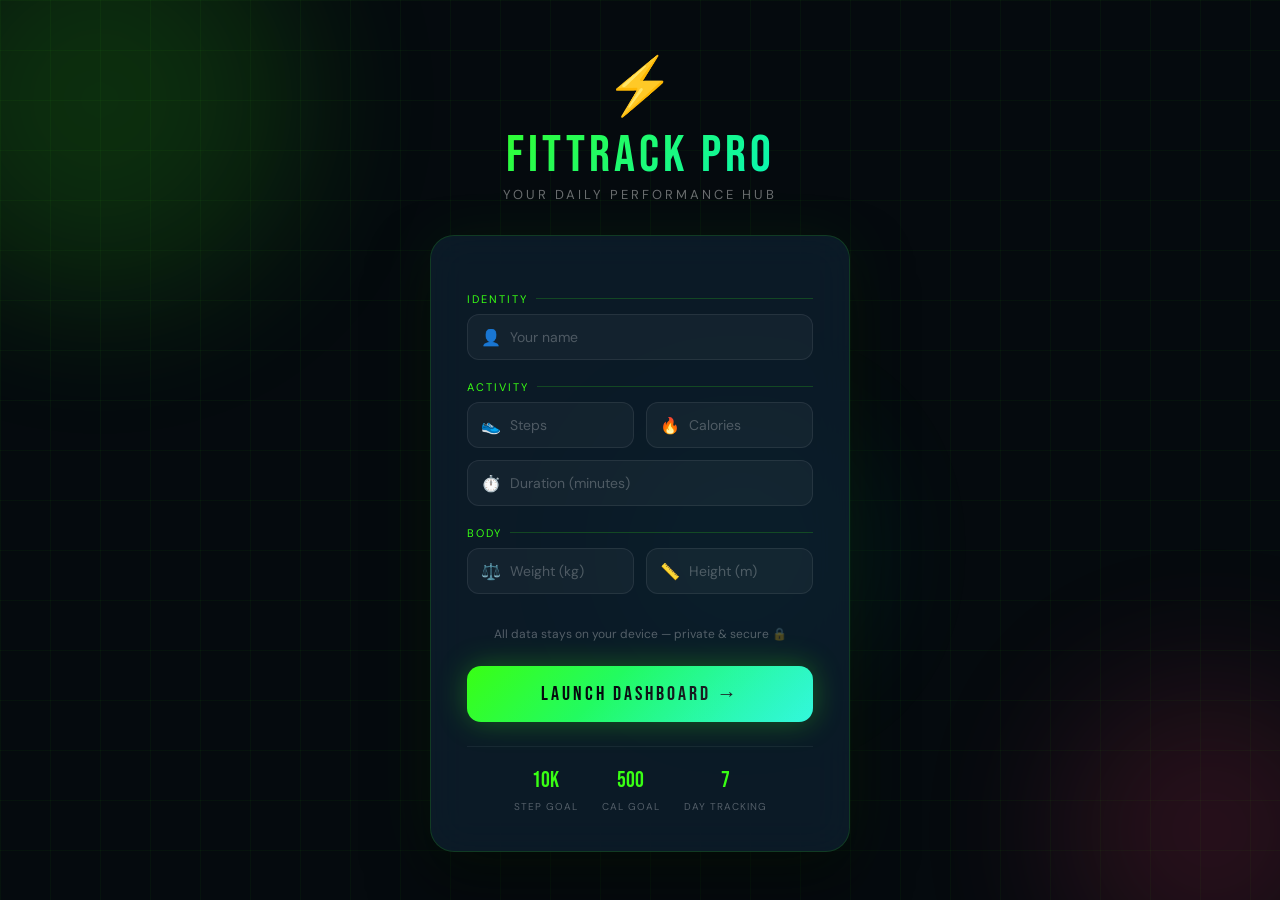
<file: Index.html>
<!DOCTYPE html>
<html lang="en">
<head>
  <meta charset="UTF-8" />
  <title>FitTrack Pro — Login</title>
  <link href="https://fonts.googleapis.com/css2?family=Bebas+Neue&family=DM+Sans:wght@300;400;500;600&display=swap" rel="stylesheet"/>
  <style>
    *, *::before, *::after { box-sizing: border-box; margin: 0; padding: 0; }

    :root {
      --neon: #39ff14;
      --neon2: #00f5d4;
      --dark: #050a0e;
      --card: #0d1f2d;
      --accent: #ff3c6f;
    }

    body {
      font-family: 'DM Sans', sans-serif;
      background: var(--dark);
      min-height: 100vh;
      display: flex;
      align-items: center;
      justify-content: center;
      overflow: hidden;
      position: relative;
    }

    /* animated background grid */
    body::before {
      content: '';
      position: fixed;
      inset: 0;
      background-image:
        linear-gradient(rgba(57,255,20,0.04) 1px, transparent 1px),
        linear-gradient(90deg, rgba(57,255,20,0.04) 1px, transparent 1px);
      background-size: 50px 50px;
      animation: gridMove 20s linear infinite;
      pointer-events: none;
    }

    @keyframes gridMove {
      0% { transform: translateY(0); }
      100% { transform: translateY(50px); }
    }

    /* floating orbs */
    .orb {
      position: fixed;
      border-radius: 50%;
      filter: blur(80px);
      opacity: 0.15;
      animation: float 8s ease-in-out infinite;
      pointer-events: none;
    }
    .orb1 { width: 400px; height: 400px; background: var(--neon); top: -100px; left: -100px; animation-delay: 0s; }
    .orb2 { width: 300px; height: 300px; background: var(--accent); bottom: -80px; right: -80px; animation-delay: 3s; }
    .orb3 { width: 200px; height: 200px; background: var(--neon2); top: 50%; left: 50%; animation-delay: 5s; }

    @keyframes float {
      0%, 100% { transform: translateY(0) scale(1); }
      50% { transform: translateY(-30px) scale(1.05); }
    }

    .wrapper {
      position: relative;
      z-index: 10;
      width: 420px;
    }

    /* logo area */
    .logo-area {
      text-align: center;
      margin-bottom: 32px;
      animation: slideDown 0.8s cubic-bezier(.22,1,.36,1) both;
    }

    @keyframes slideDown {
      from { opacity: 0; transform: translateY(-40px); }
      to   { opacity: 1; transform: translateY(0); }
    }

    .logo-icon {
      font-size: 56px;
      display: block;
      margin-bottom: 8px;
      animation: pulse 2s ease-in-out infinite;
    }

    @keyframes pulse {
      0%, 100% { transform: scale(1); }
      50% { transform: scale(1.08); }
    }

    .logo-title {
      font-family: 'Bebas Neue', sans-serif;
      font-size: 52px;
      letter-spacing: 4px;
      background: linear-gradient(135deg, var(--neon), var(--neon2));
      -webkit-background-clip: text;
      -webkit-text-fill-color: transparent;
      background-clip: text;
      line-height: 1;
    }

    .logo-sub {
      color: rgba(255,255,255,0.4);
      font-size: 13px;
      letter-spacing: 3px;
      text-transform: uppercase;
      margin-top: 4px;
    }

    /* card */
    .card {
      background: rgba(13, 31, 45, 0.8);
      border: 1px solid rgba(57,255,20,0.15);
      border-radius: 24px;
      padding: 36px;
      backdrop-filter: blur(20px);
      box-shadow: 0 0 60px rgba(57,255,20,0.05), 0 30px 60px rgba(0,0,0,0.5);
      animation: slideUp 0.8s cubic-bezier(.22,1,.36,1) 0.2s both;
    }

    @keyframes slideUp {
      from { opacity: 0; transform: translateY(40px); }
      to   { opacity: 1; transform: translateY(0); }
    }

    .section-label {
      font-size: 11px;
      letter-spacing: 2px;
      text-transform: uppercase;
      color: var(--neon);
      margin-bottom: 8px;
      margin-top: 20px;
      display: flex;
      align-items: center;
      gap: 8px;
    }

    .section-label::after {
      content: '';
      flex: 1;
      height: 1px;
      background: rgba(57,255,20,0.2);
    }

    .input-group {
      position: relative;
      margin-bottom: 12px;
    }

    .input-group .icon {
      position: absolute;
      left: 14px;
      top: 50%;
      transform: translateY(-50%);
      font-size: 16px;
      pointer-events: none;
    }

    input {
      width: 100%;
      background: rgba(255,255,255,0.04);
      border: 1px solid rgba(255,255,255,0.08);
      border-radius: 12px;
      padding: 13px 14px 13px 42px;
      color: white;
      font-family: 'DM Sans', sans-serif;
      font-size: 14px;
      transition: all 0.3s ease;
      outline: none;
    }

    input::placeholder { color: rgba(255,255,255,0.25); }

    input:focus {
      border-color: var(--neon);
      background: rgba(57,255,20,0.04);
      box-shadow: 0 0 0 3px rgba(57,255,20,0.08);
    }

    .row {
      display: grid;
      grid-template-columns: 1fr 1fr;
      gap: 12px;
    }

    /* progress bar hint */
    .tip {
      text-align: center;
      color: rgba(255,255,255,0.3);
      font-size: 12px;
      margin: 20px 0 24px;
    }

    /* CTA button */
    .btn {
      width: 100%;
      padding: 16px;
      border: none;
      border-radius: 14px;
      font-family: 'Bebas Neue', sans-serif;
      font-size: 20px;
      letter-spacing: 3px;
      cursor: pointer;
      position: relative;
      overflow: hidden;
      background: linear-gradient(135deg, var(--neon), var(--neon2));
      color: #050a0e;
      transition: transform 0.2s, box-shadow 0.2s;
      box-shadow: 0 0 30px rgba(57,255,20,0.3);
    }

    .btn:hover {
      transform: translateY(-2px);
      box-shadow: 0 0 50px rgba(57,255,20,0.5);
    }

    .btn:active { transform: translateY(0); }

    .btn::after {
      content: '';
      position: absolute;
      inset: 0;
      background: linear-gradient(135deg, transparent 40%, rgba(255,255,255,0.2));
      pointer-events: none;
    }

    /* shimmer on btn */
    .btn::before {
      content: '';
      position: absolute;
      top: 0; left: -100%;
      width: 60%;
      height: 100%;
      background: linear-gradient(90deg, transparent, rgba(255,255,255,0.3), transparent);
      animation: shimmer 3s infinite;
    }

    @keyframes shimmer {
      0% { left: -100%; }
      100% { left: 200%; }
    }

    .stats-row {
      display: flex;
      justify-content: center;
      gap: 24px;
      margin-top: 24px;
      padding-top: 20px;
      border-top: 1px solid rgba(255,255,255,0.06);
    }

    .stat-item {
      text-align: center;
    }

    .stat-item span:first-child {
      display: block;
      font-family: 'Bebas Neue', sans-serif;
      font-size: 22px;
      color: var(--neon);
    }

    .stat-item span:last-child {
      font-size: 10px;
      color: rgba(255,255,255,0.3);
      letter-spacing: 1px;
      text-transform: uppercase;
    }

    /* toast notification */
    .toast {
      position: fixed;
      bottom: 30px;
      left: 50%;
      transform: translateX(-50%) translateY(100px);
      background: var(--accent);
      color: white;
      padding: 12px 24px;
      border-radius: 50px;
      font-size: 13px;
      font-weight: 500;
      transition: transform 0.4s cubic-bezier(.22,1,.36,1);
      z-index: 999;
    }

    .toast.show { transform: translateX(-50%) translateY(0); }
  </style>
</head>
<body>

<div class="orb orb1"></div>
<div class="orb orb2"></div>
<div class="orb orb3"></div>

<div class="wrapper">
  <div class="logo-area">
    <span class="logo-icon">⚡</span>
    <div class="logo-title">FitTrack Pro</div>
    <div class="logo-sub">Your Daily Performance Hub</div>
  </div>

  <div class="card">

    <div class="section-label">Identity</div>
    <div class="input-group">
      <span class="icon">👤</span>
      <input id="i0" placeholder="Your name" />
    </div>

    <div class="section-label">Activity</div>
    <div class="row">
      <div class="input-group">
        <span class="icon">👟</span>
        <input id="i1" placeholder="Steps" type="number" />
      </div>
      <div class="input-group">
        <span class="icon">🔥</span>
        <input id="i2" placeholder="Calories" type="number" />
      </div>
    </div>
    <div class="input-group">
      <span class="icon">⏱️</span>
      <input id="i3" placeholder="Duration (minutes)" type="number" />
    </div>

    <div class="section-label">Body</div>
    <div class="row">
      <div class="input-group">
        <span class="icon">⚖️</span>
        <input id="i4" placeholder="Weight (kg)" type="number" />
      </div>
      <div class="input-group">
        <span class="icon">📏</span>
        <input id="i5" placeholder="Height (m)" type="number" />
      </div>
    </div>

    <div class="tip">All data stays on your device — private & secure 🔒</div>

    <button class="btn" onclick="enterDashboard()">Launch Dashboard →</button>

    <div class="stats-row">
      <div class="stat-item">
        <span>10K</span>
        <span>Step Goal</span>
      </div>
      <div class="stat-item">
        <span>500</span>
        <span>Cal Goal</span>
      </div>
      <div class="stat-item">
        <span>7</span>
        <span>Day Tracking</span>
      </div>
    </div>
  </div>
</div>

<div class="toast" id="toast">⚠️ Please fill in all fields!</div>

<script>
function enterDashboard() {
  const vals = ['i0','i1','i2','i3','i4','i5'].map(id => document.getElementById(id).value);

  if (vals.some(v => v.trim() === '')) {
    const toast = document.getElementById('toast');
    toast.classList.add('show');
    setTimeout(() => toast.classList.remove('show'), 3000);
    return;
  }

  const data = {
    name: vals[0],
    steps: +vals[1],
    calories: +vals[2],
    duration: +vals[3],
    weight: +vals[4],
    height: +vals[5]
  };

  localStorage.setItem('userData', JSON.stringify(data));
  window.location.href = 'dashboard.html';
}

// Enter key support
document.addEventListener('keydown', e => {
  if (e.key === 'Enter') enterDashboard();
});
</script>
</body>
</html>
</file>
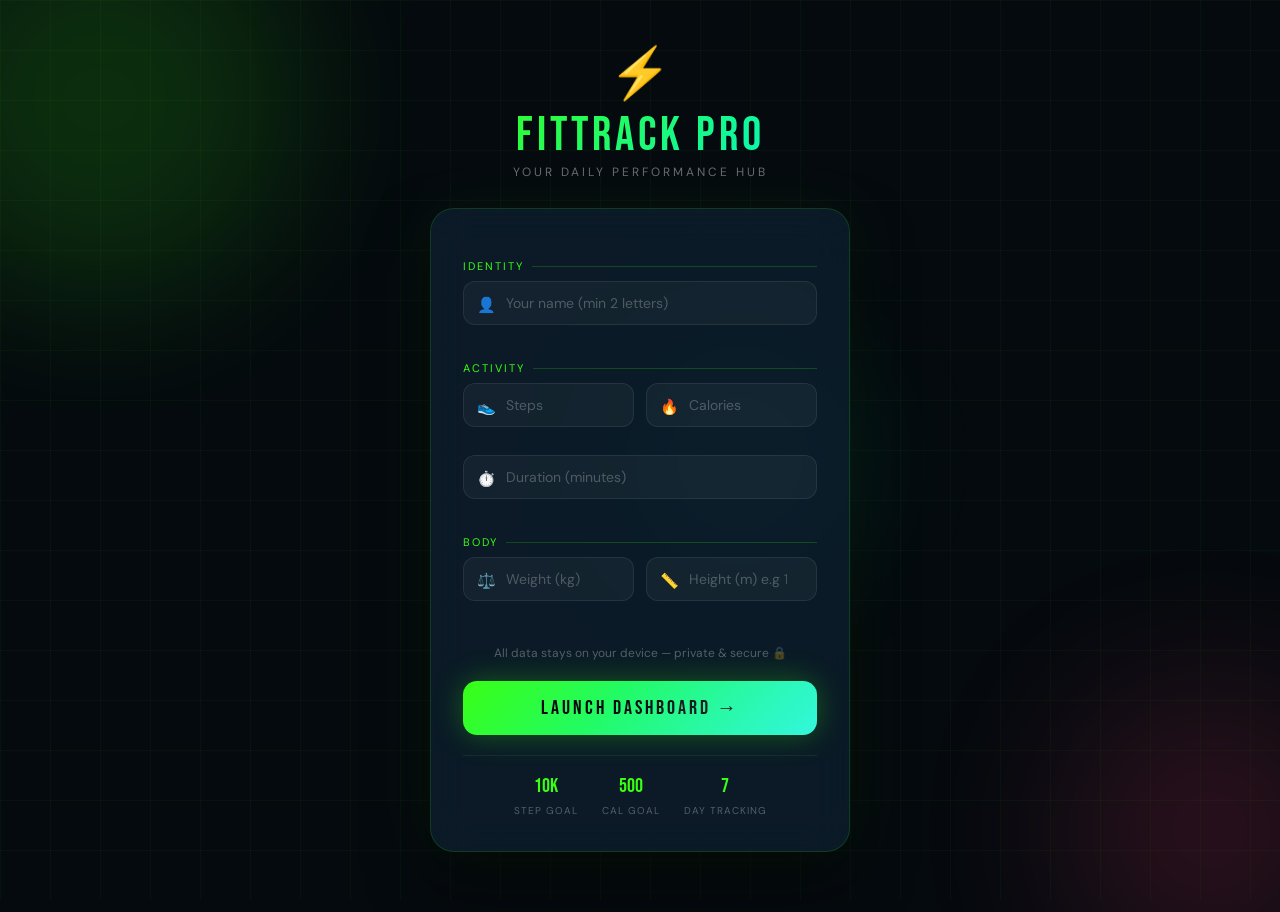
<file: index.html>
<!DOCTYPE html>
<html lang="en">
<head>
  <meta charset="UTF-8" />
  <title>FitTrack Pro — Login</title>
  <link href="https://fonts.googleapis.com/css2?family=Bebas+Neue&family=DM+Sans:wght@300;400;500;600&display=swap" rel="stylesheet"/>
  <style>
    *, *::before, *::after { box-sizing: border-box; margin: 0; padding: 0; }

    :root {
      --neon:   #39ff14;
      --neon2:  #00f5d4;
      --dark:   #050a0e;
      --accent: #ff3c6f;
    }

    /* ── FIX: overflow-y scroll + padding so button is reachable ── */
    body {
      font-family: 'DM Sans', sans-serif;
      background: var(--dark);
      min-height: 100vh;
      display: flex;
      align-items: flex-start;
      justify-content: center;
      overflow-y: auto;
      overflow-x: hidden;
      position: relative;
      padding: 40px 16px 60px;
    }

    body::before {
      content: '';
      position: fixed;
      inset: 0;
      background-image:
        linear-gradient(rgba(57,255,20,0.04) 1px, transparent 1px),
        linear-gradient(90deg, rgba(57,255,20,0.04) 1px, transparent 1px);
      background-size: 50px 50px;
      animation: gridMove 20s linear infinite;
      pointer-events: none;
      z-index: 0;
    }

    @keyframes gridMove {
      from { transform: translateY(0); }
      to   { transform: translateY(50px); }
    }

    .orb {
      position: fixed; border-radius: 50%;
      filter: blur(80px); opacity: 0.15;
      animation: float 8s ease-in-out infinite;
      pointer-events: none; z-index: 0;
    }
    .orb1 { width:400px; height:400px; background:var(--neon);   top:-100px; left:-100px; }
    .orb2 { width:300px; height:300px; background:var(--accent); bottom:-80px; right:-80px; animation-delay:3s; }
    .orb3 { width:200px; height:200px; background:var(--neon2);  top:40%; left:50%; animation-delay:5s; }

    @keyframes float {
      0%,100% { transform: translateY(0) scale(1); }
      50%      { transform: translateY(-30px) scale(1.05); }
    }

    .wrapper {
      position: relative; z-index: 10;
      width: 100%; max-width: 420px;
    }

    .logo-area {
      text-align: center; margin-bottom: 28px;
      animation: slideDown 0.8s cubic-bezier(.22,1,.36,1) both;
    }

    @keyframes slideDown {
      from { opacity:0; transform:translateY(-40px); }
      to   { opacity:1; transform:translateY(0); }
    }

    .logo-icon {
      font-size: 50px; display: block; margin-bottom: 6px;
      animation: pulse 2s ease-in-out infinite;
    }

    @keyframes pulse {
      0%,100% { transform: scale(1); }
      50%      { transform: scale(1.08); }
    }

    .logo-title {
      font-family: 'Bebas Neue', sans-serif;
      font-size: 48px; letter-spacing: 4px;
      background: linear-gradient(135deg, var(--neon), var(--neon2));
      -webkit-background-clip: text; -webkit-text-fill-color: transparent;
      background-clip: text; line-height: 1;
    }

    .logo-sub {
      color: rgba(255,255,255,0.4); font-size: 12px;
      letter-spacing: 3px; text-transform: uppercase; margin-top: 4px;
    }

    .card {
      background: rgba(13,31,45,0.8);
      border: 1px solid rgba(57,255,20,0.15);
      border-radius: 24px; padding: 32px;
      backdrop-filter: blur(20px);
      box-shadow: 0 0 60px rgba(57,255,20,0.05), 0 30px 60px rgba(0,0,0,0.5);
      animation: slideUp 0.8s cubic-bezier(.22,1,.36,1) 0.2s both;
    }

    @keyframes slideUp {
      from { opacity:0; transform:translateY(40px); }
      to   { opacity:1; transform:translateY(0); }
    }

    .section-label {
      font-size: 11px; letter-spacing: 2px; text-transform: uppercase;
      color: var(--neon); margin-bottom: 8px; margin-top: 18px;
      display: flex; align-items: center; gap: 8px;
    }
    .section-label::after {
      content:''; flex:1; height:1px; background:rgba(57,255,20,0.2);
    }

    .input-group { position: relative; margin-bottom: 4px; }

    .input-group .icon {
      position: absolute; left: 14px; top: 14px;
      font-size: 15px; pointer-events: none; z-index: 1;
    }

    /* ── ERROR MESSAGE ── */
    .err-msg {
      font-size: 11px; color: var(--accent);
      margin: 3px 0 6px 4px;
      min-height: 15px; display: block;
      opacity: 0; transform: translateY(-4px);
      transition: opacity 0.3s, transform 0.3s;
    }
    .err-msg.visible { opacity: 1; transform: translateY(0); }

    input {
      width: 100%;
      background: rgba(255,255,255,0.04);
      border: 1px solid rgba(255,255,255,0.08);
      border-radius: 12px;
      padding: 12px 14px 12px 42px;
      color: white; font-family: 'DM Sans', sans-serif;
      font-size: 14px; transition: all 0.3s; outline: none;
    }
    input::placeholder { color: rgba(255,255,255,0.25); }
    input:focus {
      border-color: var(--neon);
      background: rgba(57,255,20,0.04);
      box-shadow: 0 0 0 3px rgba(57,255,20,0.08);
    }

    /* ── VALIDATION STATES ── */
    input.input-error {
      border-color: var(--accent) !important;
      background: rgba(255,60,111,0.06) !important;
      box-shadow: 0 0 0 3px rgba(255,60,111,0.1) !important;
      animation: shake 0.4s ease;
    }
    input.input-ok {
      border-color: var(--neon);
      background: rgba(57,255,20,0.04);
    }

    @keyframes shake {
      0%,100% { transform: translateX(0); }
      20%      { transform: translateX(-6px); }
      40%      { transform: translateX(6px); }
      60%      { transform: translateX(-4px); }
      80%      { transform: translateX(4px); }
    }

    .row { display: grid; grid-template-columns: 1fr 1fr; gap: 12px; }

    .tip {
      text-align: center; color: rgba(255,255,255,0.3);
      font-size: 12px; margin: 16px 0 20px;
    }

    .btn {
      width: 100%; padding: 15px; border: none;
      border-radius: 14px; font-family: 'Bebas Neue', sans-serif;
      font-size: 20px; letter-spacing: 3px; cursor: pointer;
      position: relative; overflow: hidden;
      background: linear-gradient(135deg, var(--neon), var(--neon2));
      color: #050a0e;
      transition: transform 0.2s, box-shadow 0.2s;
      box-shadow: 0 0 30px rgba(57,255,20,0.3);
    }
    .btn:hover { transform: translateY(-2px); box-shadow: 0 0 50px rgba(57,255,20,0.5); }
    .btn:active { transform: translateY(0); }
    .btn::after {
      content:''; position:absolute; inset:0;
      background: linear-gradient(135deg, transparent 40%, rgba(255,255,255,0.2));
      pointer-events: none;
    }
    .btn::before {
      content:''; position:absolute; top:0; left:-100%;
      width:60%; height:100%;
      background: linear-gradient(90deg, transparent, rgba(255,255,255,0.3), transparent);
      animation: shimmer 3s infinite;
    }
    @keyframes shimmer {
      0%   { left:-100%; }
      100% { left:200%; }
    }

    .stats-row {
      display: flex; justify-content: center; gap: 24px;
      margin-top: 20px; padding-top: 18px;
      border-top: 1px solid rgba(255,255,255,0.06);
    }
    .stat-item { text-align: center; }
    .stat-item span:first-child {
      display: block; font-family: 'Bebas Neue', sans-serif;
      font-size: 20px; color: var(--neon);
    }
    .stat-item span:last-child {
      font-size: 10px; color: rgba(255,255,255,0.3);
      letter-spacing: 1px; text-transform: uppercase;
    }

    .toast {
      position: fixed; bottom: 30px; left: 50%;
      transform: translateX(-50%) translateY(100px);
      background: var(--accent); color: white;
      padding: 12px 24px; border-radius: 50px;
      font-size: 13px; font-weight: 500;
      transition: transform 0.4s cubic-bezier(.22,1,.36,1);
      z-index: 999; white-space: nowrap;
    }
    .toast.show { transform: translateX(-50%) translateY(0); }
  </style>
</head>
<body>

<div class="orb orb1"></div>
<div class="orb orb2"></div>
<div class="orb orb3"></div>

<div class="wrapper">
  <div class="logo-area">
    <span class="logo-icon">⚡</span>
    <div class="logo-title">FitTrack Pro</div>
    <div class="logo-sub">Your Daily Performance Hub</div>
  </div>

  <div class="card">

    <div class="section-label">Identity</div>
    <div class="input-group">
      <span class="icon">👤</span>
      <input id="i0" placeholder="Your name (min 2 letters)" />
      <span class="err-msg" id="e0"></span>
    </div>

    <div class="section-label">Activity</div>
    <div class="row">
      <div class="input-group">
        <span class="icon">👟</span>
        <input id="i1" placeholder="Steps" type="number" min="0" max="100000"/>
        <span class="err-msg" id="e1"></span>
      </div>
      <div class="input-group">
        <span class="icon">🔥</span>
        <input id="i2" placeholder="Calories" type="number" min="0" max="10000"/>
        <span class="err-msg" id="e2"></span>
      </div>
    </div>
    <div class="input-group">
      <span class="icon">⏱️</span>
      <input id="i3" placeholder="Duration (minutes)" type="number" min="0" max="1440"/>
      <span class="err-msg" id="e3"></span>
    </div>

    <div class="section-label">Body</div>
    <div class="row">
      <div class="input-group">
        <span class="icon">⚖️</span>
        <input id="i4" placeholder="Weight (kg)" type="number" min="1" max="500"/>
        <span class="err-msg" id="e4"></span>
      </div>
      <div class="input-group">
        <span class="icon">📏</span>
        <input id="i5" placeholder="Height (m) e.g 1.75" type="number" min="0.5" max="3" step="0.01"/>
        <span class="err-msg" id="e5"></span>
      </div>
    </div>

    <div class="tip">All data stays on your device — private & secure 🔒</div>

    <button class="btn" onclick="enterDashboard()">Launch Dashboard →</button>

    <div class="stats-row">
      <div class="stat-item"><span>10K</span><span>Step Goal</span></div>
      <div class="stat-item"><span>500</span><span>Cal Goal</span></div>
      <div class="stat-item"><span>7</span><span>Day Tracking</span></div>
    </div>
  </div>
</div>

<div class="toast" id="toast"></div>

<script>
// ── VALIDATION RULES ──────────────────────────────
const rules = [
  { id:'i0', err:'e0', check: v => v.trim().length >= 2,               msg:'⚠️ Name must be at least 2 letters' },
  { id:'i1', err:'e1', check: v => v !== '' && +v >= 0 && +v <= 100000, msg:'⚠️ Steps: 0 to 100,000 only' },
  { id:'i2', err:'e2', check: v => v !== '' && +v >= 0 && +v <= 10000,  msg:'⚠️ Calories: 0 to 10,000 only' },
  { id:'i3', err:'e3', check: v => v !== '' && +v >= 0 && +v <= 1440,   msg:'⚠️ Duration: 0 to 1440 minutes' },
  { id:'i4', err:'e4', check: v => v !== '' && +v >= 1 && +v <= 500,    msg:'⚠️ Weight: 1 to 500 kg' },
  { id:'i5', err:'e5', check: v => v !== '' && +v >= 0.5 && +v <= 3.0,  msg:'⚠️ Height: 0.5 to 3.0 meters' }
];

function setError(rule, msg) {
  const inp = document.getElementById(rule.id);
  const err = document.getElementById(rule.err);
  inp.classList.add('input-error');
  inp.classList.remove('input-ok');
  err.textContent = msg;
  err.classList.add('visible');
}

function clearError(rule) {
  const inp = document.getElementById(rule.id);
  const err = document.getElementById(rule.err);
  inp.classList.remove('input-error');
  inp.classList.add('input-ok');
  err.textContent = '';
  err.classList.remove('visible');
}

// Live validation — clears error as user types
rules.forEach(rule => {
  document.getElementById(rule.id).addEventListener('input', () => {
    const val = document.getElementById(rule.id).value;
    if (rule.check(val)) clearError(rule);
  });
});

function showToast(msg) {
  const t = document.getElementById('toast');
  t.textContent = msg;
  t.classList.add('show');
  setTimeout(() => t.classList.remove('show'), 3000);
}

function enterDashboard() {
  let hasError = false;

  rules.forEach(rule => {
    const val = document.getElementById(rule.id).value;
    if (!rule.check(val)) { setError(rule, rule.msg); hasError = true; }
    else clearError(rule);
  });

  if (hasError) {
    showToast('⚠️ Please fix the errors above!');
    return;
  }

  const data = {
    name:     document.getElementById('i0').value.trim(),
    steps:    +document.getElementById('i1').value,
    calories: +document.getElementById('i2').value,
    duration: +document.getElementById('i3').value,
    weight:   +document.getElementById('i4').value,
    height:   +document.getElementById('i5').value
  };

  localStorage.setItem('userData', JSON.stringify(data));
  window.location.href = 'dashboard.html';
}

document.addEventListener('keydown', e => {
  if (e.key === 'Enter') enterDashboard();
});
</script>
</body>
</html>
</file>
